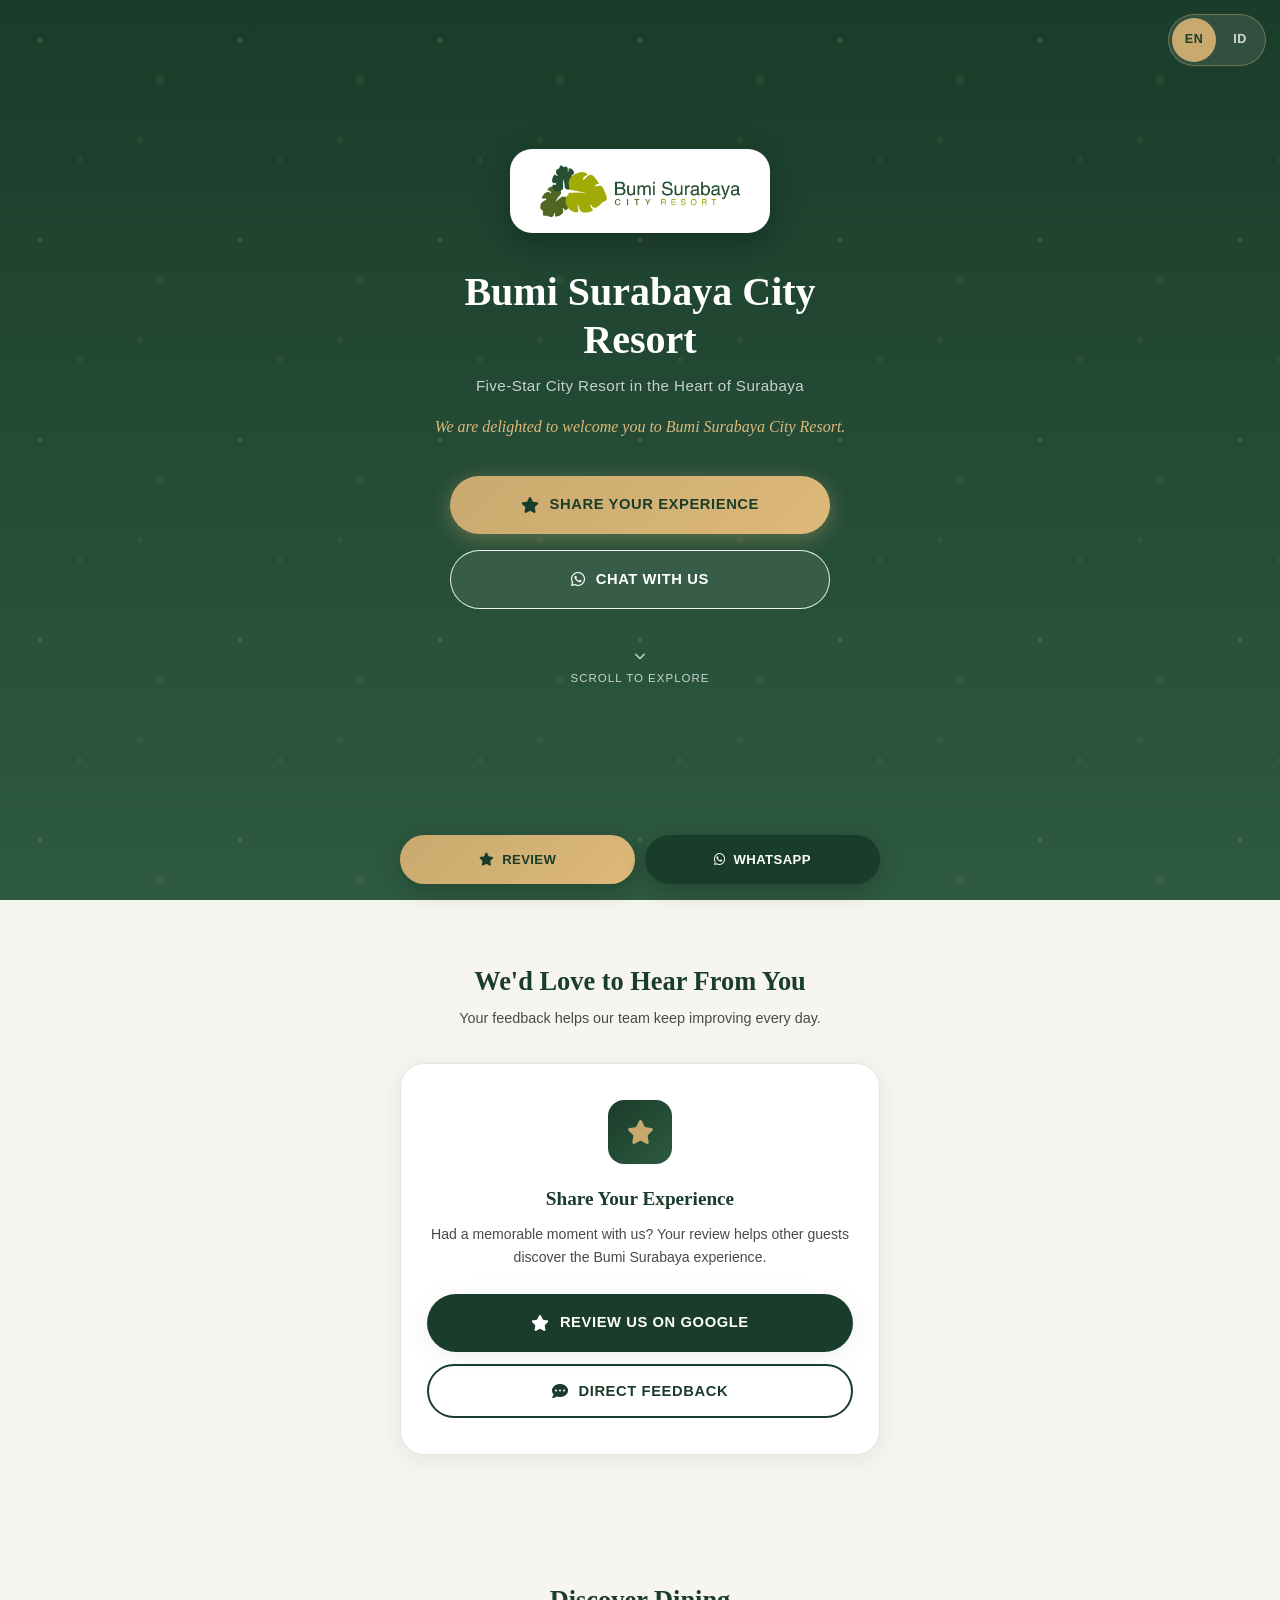
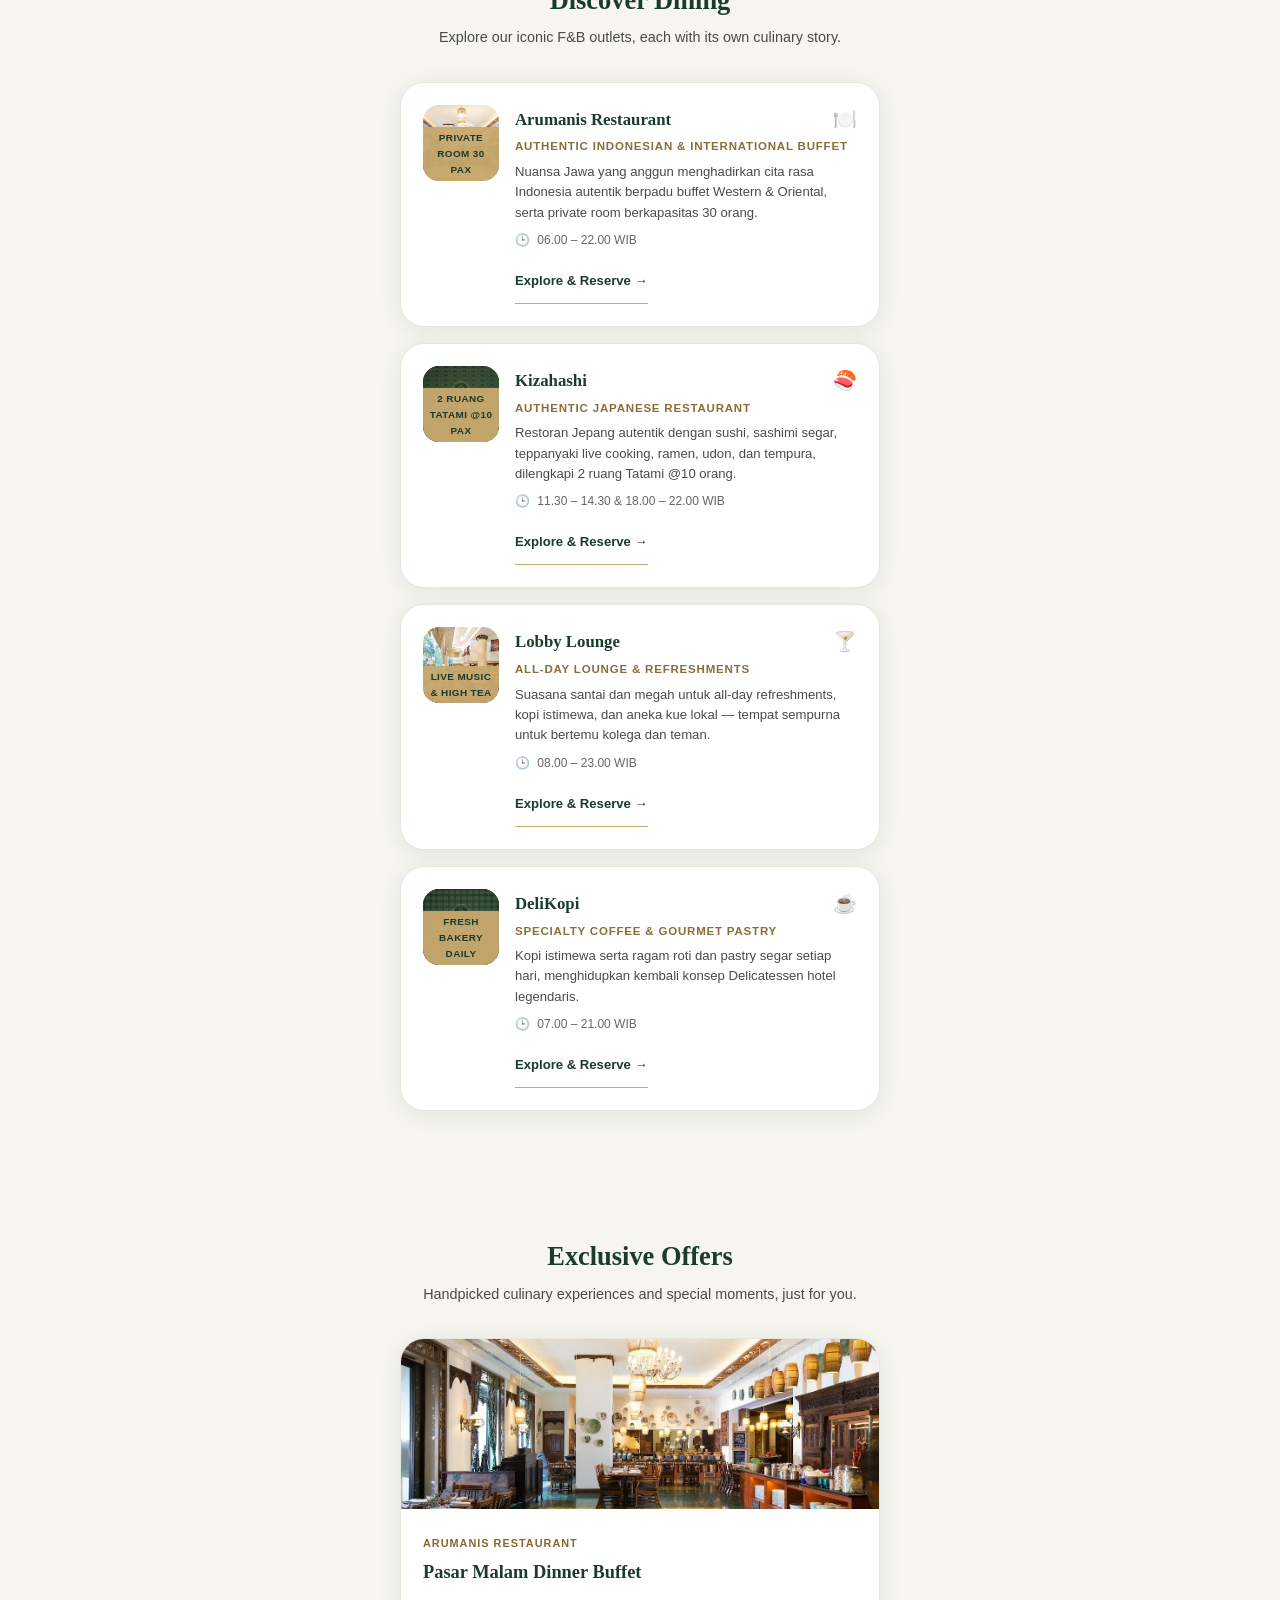
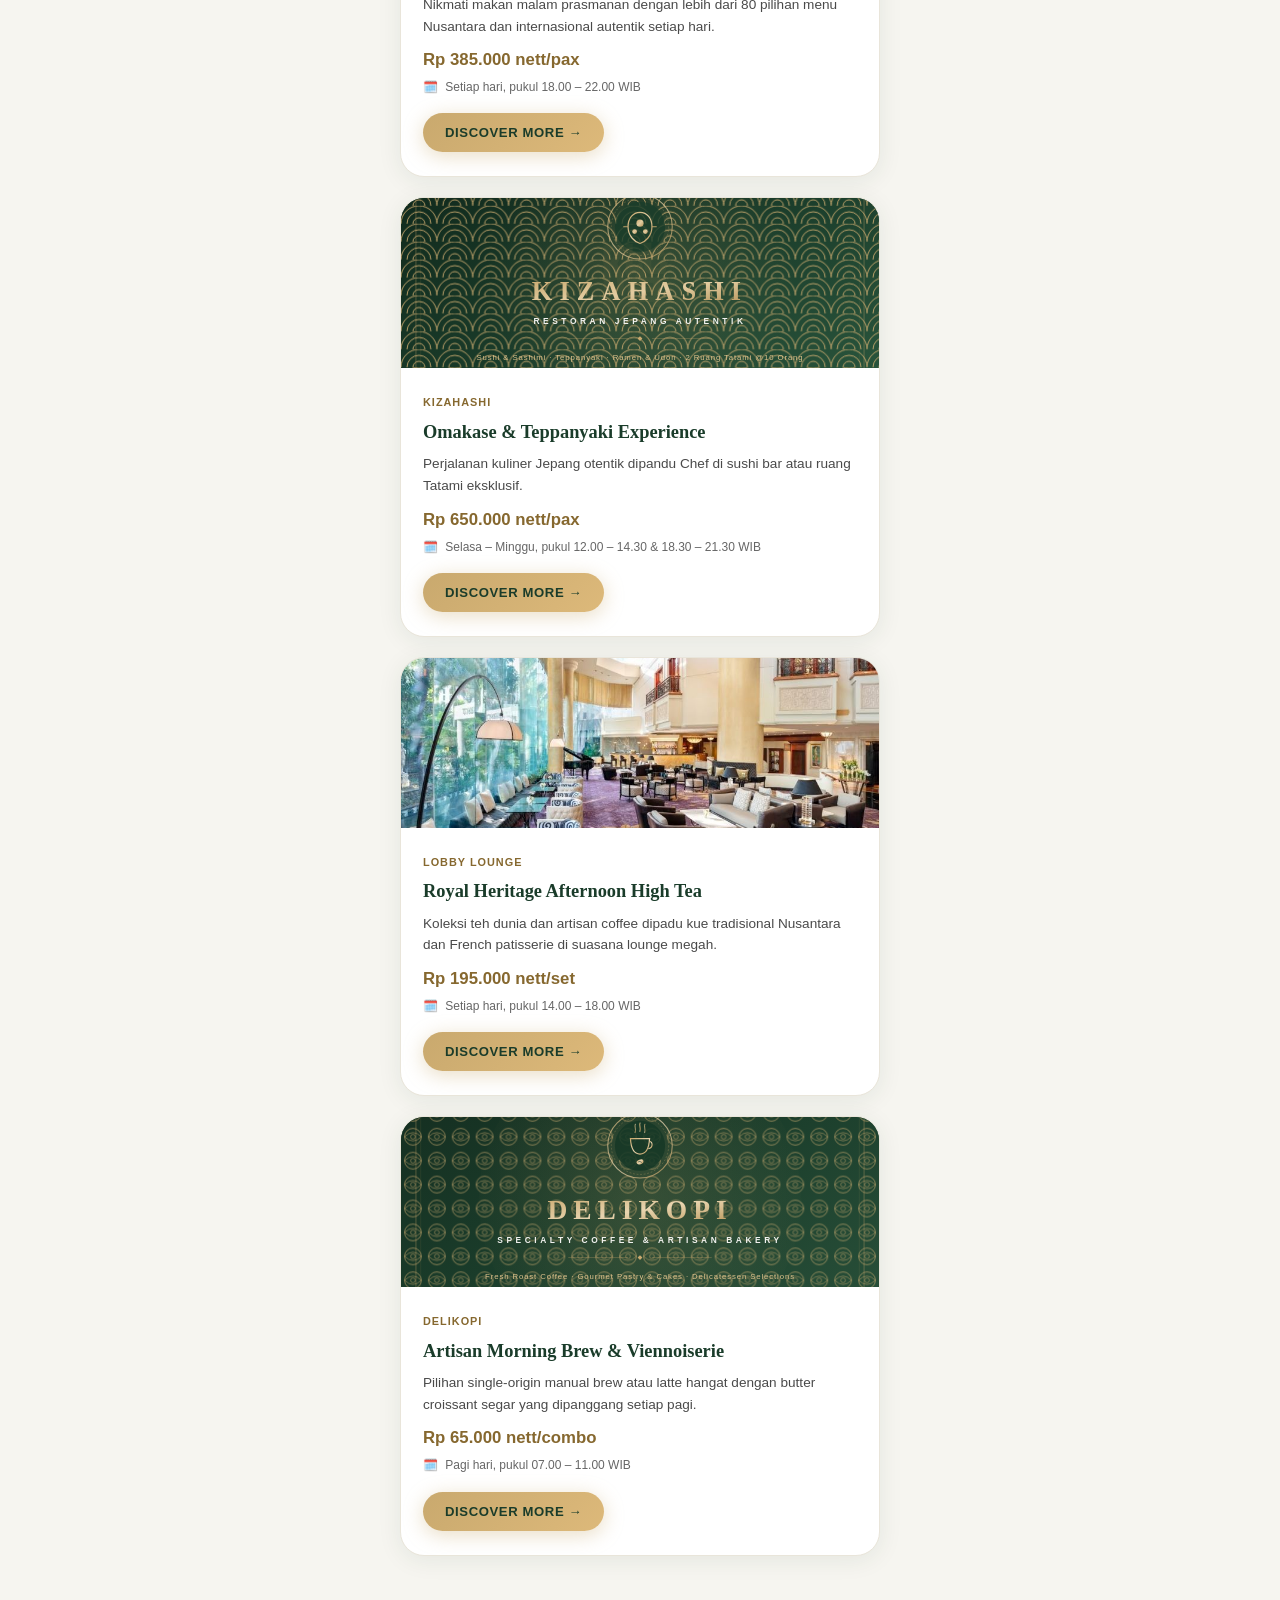
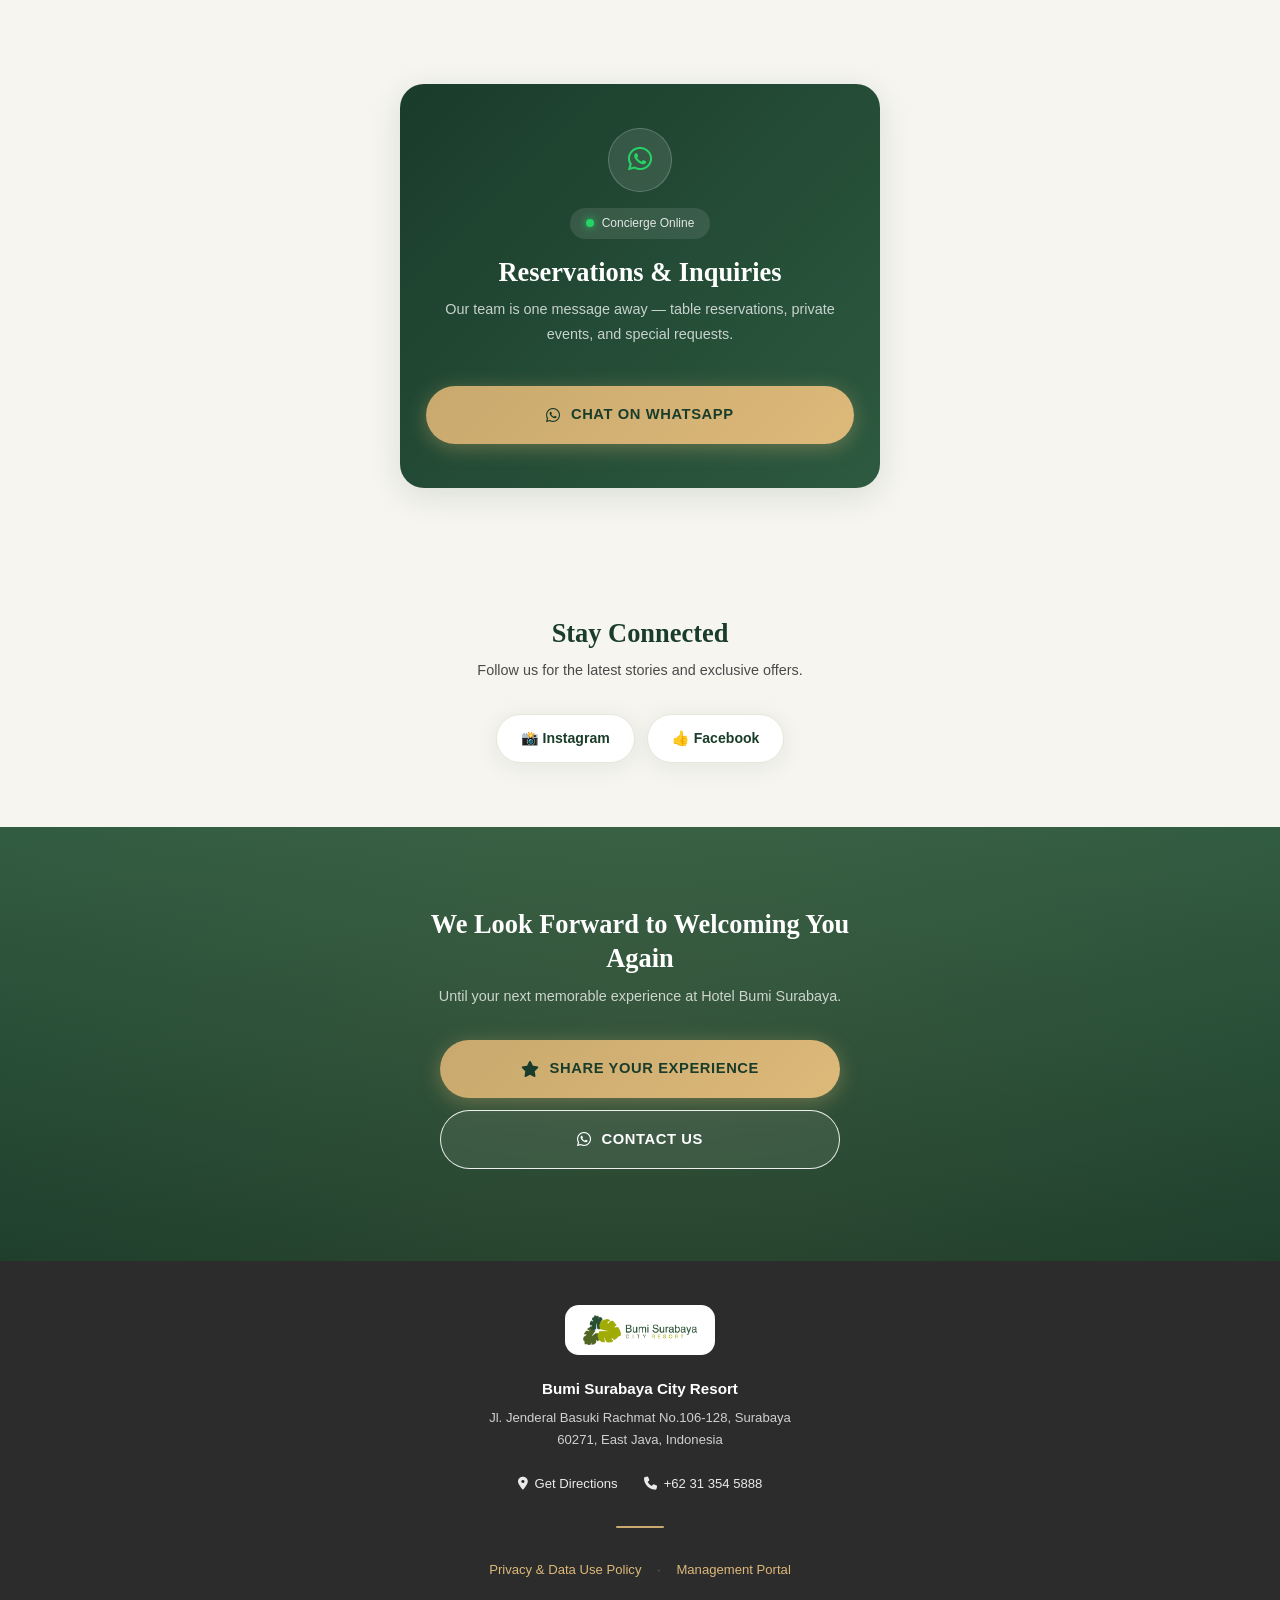
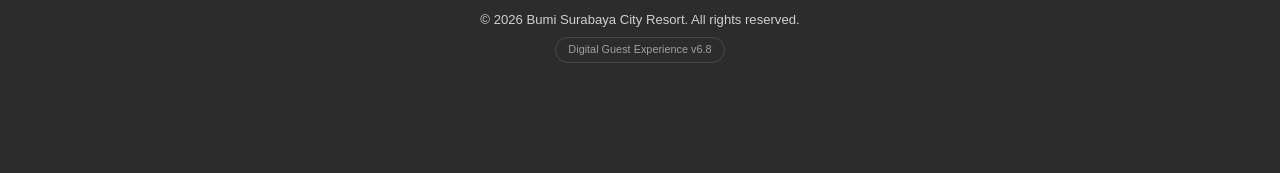
<file: index.html>
<!DOCTYPE html>
<html lang="en">
<head>
  <meta charset="UTF-8">
  <!-- CSP (BUG-22 / FR-V67-07): tanpa inline script; style inline masih
       dipakai atribut style="" sehingga 'unsafe-inline' diizinkan untuk CSS saja. -->
  <meta http-equiv="Content-Security-Policy" content="default-src 'self'; script-src 'self' https://cdn.jsdelivr.net https://cdnjs.cloudflare.com; style-src 'self' 'unsafe-inline' https://fonts.googleapis.com https://cdnjs.cloudflare.com; font-src 'self' https://fonts.gstatic.com https://cdnjs.cloudflare.com data:; img-src 'self' data: https:; connect-src 'self' https://script.google.com https://script.googleusercontent.com; frame-ancestors 'none'; base-uri 'self'; form-action 'self' https://wa.me">
  <meta name="viewport" content="width=device-width, initial-scale=1.0, maximum-scale=5.0">
  <meta name="description" id="bs-meta-desc" content="Welcome to Bumi Surabaya City Resort — a five-star city resort in the heart of Surabaya with lush tropical gardens and legendary culinary destinations.">
  <meta name="robots" content="noindex, nofollow">
  <title>Bumi Surabaya City Resort — Digital Guest Experience</title>

  <!-- Fonts: Playfair Display + Inter -->
  <link rel="preconnect" href="https://fonts.googleapis.com">
  <link rel="preconnect" href="https://fonts.gstatic.com" crossorigin>
  <link href="https://fonts.googleapis.com/css2?family=Playfair+Display:ital,wght@0,400;0,500;0,600;0,700;1,400;1,500&family=Inter:wght@300;400;500;600;700&display=swap" rel="stylesheet">
  <!-- Font Awesome icons -->
  <link rel="stylesheet" href="https://cdnjs.cloudflare.com/ajax/libs/font-awesome/6.5.1/css/all.min.css">

  <!-- Guest-only CSS -->
  <link rel="stylesheet" href="assets/css/guest.css?v=20261119-1120">
  <link rel="stylesheet" href="assets/css/print.css?v=20261119-1120" media="print">

  <!-- Favicon -->
  <link rel="icon" type="image/svg+xml" href="assets/images/favicon.svg">

  <!-- Open Graph / share preview (FR-V67-13) -->
  <meta property="og:title" content="Bumi Surabaya City Resort — Digital Guest Experience">
  <meta property="og:description" content="Five-star hotel in the heart of Surabaya — luxurious stays, lush tropical gardens, and exclusive culinary experiences.">
  <meta property="og:type" content="website">
  <meta property="og:url" content="https://rizqiwidi.github.io/hotelbumi/">
  <meta property="og:image" content="https://rizqiwidi.github.io/hotelbumi/assets/images/logo-hotel.png">
  <meta property="og:image:alt" content="Bumi Surabaya City Resort">
  <meta name="twitter:card" content="summary">
  <!-- PWA (FR-V67-16) -->
  <link rel="manifest" href="manifest.json">
  <meta name="theme-color" content="#1a3c2a">
</head>
<body>

  <!-- FR-V67-13: tanpa JS halaman tidak bisa dirender; beri tahu tamu alih-alih spinner abadi. -->
  <noscript>
    <div style="padding:24px;font-family:Inter,system-ui,sans-serif;background:#1a3c2a;color:#fff;text-align:center;">
      <p style="margin:0 0 8px;font-size:1.05rem;">This page needs JavaScript to display hotel information.</p>
      <p style="margin:0;font-size:0.9rem;opacity:.85;">
        Please enable JavaScript, or contact us at
        <a href="tel:+62313545888" style="color:#ddb97a;">+62 31 354 5888</a>
        or <a href="https://wa.me/628113388523" style="color:#ddb97a;">WhatsApp</a>.
      </p>
    </div>
  </noscript>

  <!-- ═══════════════════════════════════════════════════════
       HONEYPOT (hidden from humans, filled by bots)
  ══════════════════════════════════════════════════════════ -->
  <div class="bs-hp-field" aria-hidden="true">
    <input type="text" id="bs-hp-website" name="website_url_verification" tabindex="-1" autocomplete="off" aria-hidden="true" aria-label="Leave this field empty">
  </div>

  <!-- FR-V67-16: status koneksi (ditampilkan app.js saat offline) -->
  <div id="bs-offline-bar" class="bs-offline-bar" role="status" aria-live="polite" hidden>
    <i class="fas fa-wifi" aria-hidden="true"></i>
    <span id="bs-offline-text">You are offline — some content may be out of date.</span>
  </div>

  <!-- ═══════════════════════════════════════════════════════
       LOADING SCREEN
  ══════════════════════════════════════════════════════════ -->
  <div id="bs-loading" class="bs-loading">
    <div class="bs-loading-box">
      <div class="bs-spinner" role="status" aria-label="Loading..."></div>
      <div id="bs-loading-title" class="bs-loading-text">Bumi Surabaya City Resort</div>
      <div id="bs-loading-sub" class="bs-loading-sub">Preparing your experience…</div>
    </div>
  </div>

  <!-- ═══════════════════════════════════════════════════════
       MAIN CONTENT (hidden until config loads)
  ══════════════════════════════════════════════════════════ -->
  <main id="bs-main" class="bs-hidden">

    <!-- ── HERO SECTION ─────────────────────────────────── -->
    <section class="bs-hero">
      <div class="bs-hero-overlay" aria-hidden="true"></div>

      <!-- FR-V67-14: tamu bisa memilih bahasa sendiri; sebelumnya hanya bisa via ?lang= -->
      <div class="bs-lang-switch" role="group" aria-label="Language / Bahasa">
        <button type="button" class="bs-lang-btn" data-lang="en" aria-pressed="true">EN</button>
        <button type="button" class="bs-lang-btn" data-lang="id" aria-pressed="false">ID</button>
      </div>

      <div class="bs-hero-content">

        <!-- Official Hotel Bumi Surabaya City Resort logo -->
        <div class="bs-logo-container">
          <img id="bs-hero-logo"
               src="assets/images/logo-hotel.png"
               alt="Bumi Surabaya City Resort"
               class="bs-hotel-logo"
               width="230"
               height="76"
               loading="eager">
        </div>

        <!-- Hotel title & subtitle -->
        <h1 id="bs-hotel-name">Bumi Surabaya City Resort</h1>
        <p class="bs-subtitle" id="bs-subtitle">Five-Star City Resort in the Heart of Surabaya</p>

        <!-- Personal greeting -->
        <p class="bs-welcome" id="bs-welcome-msg" role="status" aria-live="polite">
          We are delighted to welcome you to Bumi Surabaya City Resort.
        </p>

        <!-- Primary CTAs -->
        <div class="bs-hero-cta">
          <a id="bs-btn-review"
             href="https://search.google.com/local/writereview?placeid=ChIJl9S7eN771y0Rpp7V9x6GXoU"
             target="_blank"
             rel="noopener noreferrer"
             class="bs-btn bs-btn-gold"
             aria-label="Share your experience on Google">
            <i class="fas fa-star" aria-hidden="true"></i>
            <span>Share Your Experience</span>
          </a>

          <a id="bs-btn-wa"
             href="https://wa.me/628113388523"
             target="_blank"
             rel="noopener noreferrer"
             class="bs-btn bs-btn-outline"
             aria-label="Chat with us on WhatsApp">
            <i class="fab fa-whatsapp" aria-hidden="true"></i>
            <span>Chat with Us</span>
          </a>
        </div>

      </div><!-- .bs-hero-content -->

      <!-- Scroll hint -->
      <div class="bs-scroll-hint" aria-hidden="true">
        <i class="fas fa-chevron-down"></i>
        <span id="bs-scroll-hint-text">Scroll to explore</span>
      </div>
    </section><!-- .bs-hero -->


    <!-- ── GOOGLE REVIEW SECTION ─────────────────────────── -->
    <section id="bs-review-section" class="bs-section" aria-labelledby="bs-review-heading">
      <div class="bs-container">
        <h2 id="bs-review-heading" class="bs-section-title">We'd Love to Hear From You</h2>
        <p id="bs-review-sub" class="bs-section-sub">Your feedback helps our team keep improving every day.</p>

        <div class="bs-card">
          <div class="bs-card-icon" aria-hidden="true"><i class="fas fa-star"></i></div>
          <h3 id="bs-review-card-title">Share Your Experience</h3>
          <p id="bs-review-prompt" class="bs-card-text">
            Had a memorable moment with us? Your review helps other guests discover the Bumi Surabaya experience.
          </p>
          <a id="bs-review-link"
             href="https://search.google.com/local/writereview?placeid=ChIJl9S7eN771y0Rpp7V9x6GXoU"
             target="_blank"
             rel="noopener noreferrer"
             class="bs-btn bs-btn-dark"
             aria-label="Write a review on Google">
            <i class="fas fa-star" aria-hidden="true"></i>
            <span>Review Us on Google</span>
          </a>
          <button id="bs-feedback-toggle"
                  type="button"
                  class="bs-btn bs-btn-outline-dark"
                  aria-expanded="false"
                  aria-controls="bs-feedback-form-wrap">
            <i class="fas fa-comment-dots" aria-hidden="true"></i>
            <span>Direct Feedback</span>
          </button>

          <div id="bs-feedback-form-wrap" class="bs-hidden">
            <form id="bs-feedback-form" novalidate>
              <p id="bs-feedback-rating-label" class="bs-feedback-label">How would you rate your experience?</p>
              <div class="bs-stars" role="radiogroup" aria-label="Your rating">
                <button type="button" class="bs-star" data-value="1" aria-label="1 star" aria-checked="false" role="radio"><i class="fas fa-star" aria-hidden="true"></i></button>
                <button type="button" class="bs-star" data-value="2" aria-label="2 stars" aria-checked="false" role="radio"><i class="fas fa-star" aria-hidden="true"></i></button>
                <button type="button" class="bs-star" data-value="3" aria-label="3 stars" aria-checked="false" role="radio"><i class="fas fa-star" aria-hidden="true"></i></button>
                <button type="button" class="bs-star" data-value="4" aria-label="4 stars" aria-checked="false" role="radio"><i class="fas fa-star" aria-hidden="true"></i></button>
                <button type="button" class="bs-star" data-value="5" aria-label="5 stars" aria-checked="false" role="radio"><i class="fas fa-star" aria-hidden="true"></i></button>
              </div>
              <textarea id="bs-feedback-msg" rows="3" maxlength="500"
                        placeholder="Tell us about your experience..."
                        aria-label="Your feedback message"></textarea>
              <input type="text" id="bs-feedback-name" maxlength="80"
                     placeholder="Your name (optional)" aria-label="Your name (optional)"
                     autocomplete="name">
              <input type="tel" id="bs-feedback-wa" maxlength="20"
                     placeholder="WhatsApp number (optional)" aria-label="WhatsApp number (optional)"
                     autocomplete="tel">
              <button type="submit" id="bs-feedback-submit" class="bs-btn bs-btn-gold">
                <i class="fas fa-paper-plane" aria-hidden="true"></i>
                <span>Send Feedback</span>
              </button>
              <p id="bs-feedback-error" class="bs-form-error bs-hidden" role="alert"></p>
            </form>
            <div id="bs-feedback-thanks" class="bs-hidden" role="status">
              <i class="fas fa-check-circle" aria-hidden="true"></i>
              <p id="bs-feedback-thanks-text">Thank you! Your feedback means a lot to us.</p>
            </div>
          </div>
        </div>
      </div>
    </section>


    <!-- ── OUTLETS SECTION ───────────────────────────────── -->
    <section id="bs-outlets-section" class="bs-section" aria-labelledby="bs-outlets-heading">
      <div class="bs-container">
        <h2 id="bs-outlets-heading" class="bs-section-title">Discover Dining</h2>
        <p id="bs-outlets-sub" class="bs-section-sub">Explore our iconic F&B outlets, each with its own culinary story.</p>

        <div id="bs-outlets-grid" class="bs-outlets-grid" aria-label="Restaurant outlet list">
          <!-- Rendered dynamically by app.js -->
        </div>
      </div>
    </section>


    <!-- ── PROMOTIONS SECTION ────────────────────────────── -->
    <section id="bs-promos-section" class="bs-section" aria-labelledby="bs-promos-heading">
      <div class="bs-container">
        <h2 id="bs-promos-heading" class="bs-section-title">Exclusive Offers</h2>
        <p id="bs-promos-sub" class="bs-section-sub">Handpicked culinary experiences and special moments, just for you.</p>

        <div id="bs-promos-grid" class="bs-promos-grid" aria-label="Promotion list">
          <!-- Rendered dynamically by app.js -->
        </div>
      </div>
    </section>


    <!-- ── WHATSAPP CONCIERGE SECTION ────────────────────── -->
    <section id="bs-wa-section" class="bs-section" aria-labelledby="bs-wa-heading">
      <div class="bs-container">
        <div class="bs-wa-card">
          <div class="bs-wa-icon-wrap" aria-hidden="true"><i class="fab fa-whatsapp"></i></div>
          <div class="bs-wa-status-pill">
            <span class="bs-wa-status-dot"></span>
            <span id="bs-wa-status-text">Concierge Online</span>
          </div>
          <h2 id="bs-wa-heading" class="bs-section-title bs-title-light">Reservations &amp; Inquiries</h2>
          <p id="bs-wa-sub" class="bs-section-sub bs-sub-light">
            Our team is one message away — table reservations, private events, and special requests.
          </p>
          <a id="bs-wa-link"
             href="https://wa.me/628113388523"
             target="_blank"
             rel="noopener noreferrer"
             class="bs-btn bs-btn-gold"
             aria-label="Chat with us on WhatsApp">
            <i class="fab fa-whatsapp" aria-hidden="true"></i>
            <span>Chat on WhatsApp</span>
          </a>
        </div>
      </div>
    </section>


    <!-- ── SOCIAL SECTION ────────────────────────────────── -->
    <section id="bs-social-section" class="bs-section" aria-labelledby="bs-social-heading">
      <div class="bs-container">
        <h2 id="bs-social-heading" class="bs-section-title">Stay Connected</h2>
        <p id="bs-social-sub" class="bs-section-sub">Follow us for the latest stories and exclusive offers.</p>
        <div id="bs-social-links" class="bs-social-links" aria-label="Social media links">
          <!-- Rendered by app.js -->
        </div>
      </div>
    </section>


    <!-- ── FINAL CTA ─────────────────────────────────────── -->
    <section id="bs-final-section" class="bs-final" aria-label="Final call to action">
      <div class="bs-container">
        <h2 id="bs-final-heading" class="bs-section-title bs-title-light">We Look Forward to Welcoming You Again</h2>
        <p id="bs-final-sub" class="bs-section-sub bs-sub-light">Until your next memorable experience at Hotel Bumi Surabaya.</p>
        <div class="bs-final-cta">
          <a id="bs-final-review"
             href="https://search.google.com/local/writereview?placeid=ChIJl9S7eN771y0Rpp7V9x6GXoU"
             target="_blank"
             rel="noopener noreferrer"
             class="bs-btn bs-btn-gold"
             aria-label="Share your experience on Google">
            <i class="fas fa-star" aria-hidden="true"></i>
            <span>Share Your Experience</span>
          </a>
          <a id="bs-final-wa"
             href="https://wa.me/628113388523"
             target="_blank"
             rel="noopener noreferrer"
             class="bs-btn bs-btn-outline"
             aria-label="Contact us on WhatsApp">
            <i class="fab fa-whatsapp" aria-hidden="true"></i>
            <span>Contact Us</span>
          </a>
        </div>
      </div>
    </section>


    <!-- ── FOOTER ────────────────────────────────────────── -->
    <footer class="bs-footer" role="contentinfo">
      <div class="bs-container">
        <div class="bs-footer-brand">
          <img id="bs-footer-logo" src="assets/images/logo-hotel.png" alt="Bumi Surabaya City Resort" class="bs-footer-logo" width="180" height="60" loading="lazy">
          <p class="bs-footer-hotel-name">
            <strong id="bs-hotel-name-footer">Bumi Surabaya City Resort</strong>
          </p>
          <p id="bs-address-footer" class="bs-footer-address">
            Jl. Jenderal Basuki Rachmat No.106-128, Surabaya 60271, East Java, Indonesia
          </p>
          <!-- FR-V67-13: alamat & telepon sebelumnya hanya teks mati. -->
          <p class="bs-footer-contact">
            <a id="bs-footer-map-link" class="bs-footer-contact-link"
               href="https://www.google.com/maps/search/?api=1&amp;query=Bumi+Surabaya+City+Resort"
               target="_blank" rel="noopener noreferrer">
              <i class="fas fa-map-marker-alt" aria-hidden="true"></i><span id="bs-footer-map-text">Get Directions</span>
            </a>
            <a id="bs-footer-tel-link" class="bs-footer-contact-link" href="tel:+62313545888">
              <i class="fas fa-phone" aria-hidden="true"></i><span id="bs-footer-tel-text">+62 31 354 5888</span>
            </a>
          </p>
        </div>

        <div class="bs-footer-divider"></div>

        <div class="bs-footer-links">
          <a href="#" id="bs-privacy-link" class="bs-footer-privacy" aria-haspopup="dialog">
            Privacy &amp; Data Use Policy
          </a>
          <span id="bs-footer-sep" class="bs-footer-sep">·</span>
          <a href="admin/" id="bs-footer-admin-link" class="bs-footer-admin">Management Portal</a>
        </div>

        <p class="bs-footer-copyright">
          <span id="bs-footer-copyright-text">© 2026 Bumi Surabaya City Resort. All rights reserved.</span>
          <br>
          <span id="bs-footer-version-tag" class="bs-version-tag">Digital Guest Experience v6.8</span>
        </p>
      </div>
    </footer>

    <!-- ── FLOATING MOBILE BAR ───────────────────────────── -->
    <aside id="bs-mobile-bar" class="bs-mobile-action-bar" aria-label="Quick actions">
      <a href="https://search.google.com/local/writereview?placeid=ChIJl9S7eN771y0Rpp7V9x6GXoU" target="_blank" rel="noopener" class="bs-mob-btn bs-mob-review" aria-label="Review on Google">
        <i class="fas fa-star" aria-hidden="true"></i><span>Review</span>
      </a>
      <a href="https://wa.me/628113388523" target="_blank" rel="noopener" class="bs-mob-btn bs-mob-wa" aria-label="Chat on WhatsApp">
        <i class="fab fa-whatsapp" aria-hidden="true"></i><span>WhatsApp</span>
      </a>
    </aside>

  </main><!-- #bs-main -->


  <!-- ═══════════════════════════════════════════════════════
       PRIVACY POLICY MODAL
  ══════════════════════════════════════════════════════════ -->
  <div id="bs-privacy-modal"
       class="bs-modal-overlay"
       role="dialog"
       aria-modal="true"
       aria-labelledby="bs-privacy-title"
       aria-hidden="true">
    <div class="bs-modal">
      <button id="bs-privacy-close" class="bs-modal-close" aria-label="Close dialog">✕</button>

      <div id="bs-privacy-badge" class="bs-modal-badge">WORLD-CLASS RESORT PRIVACY STANDARD</div>
      <h2 id="bs-privacy-title" class="bs-modal-title">Guest Privacy &amp; Data Use Policy</h2>

      <div class="bs-modal-body">
        <p class="bs-lead-text">
          <strong id="bs-privacy-lead-bold">Bumi Surabaya City Resort is committed to transparent, secure, and ethical privacy.</strong>
        </p>
        <p id="bs-privacy-lead-sub">
          Your comfort and peace of mind are our absolute priority. We are fully transparent about the data processed when you use this digital service portal.
        </p>

        <div class="bs-privacy-block bs-privacy-negative">
          <div id="bs-privacy-b1-title" class="bs-privacy-block-title">Personal data we NEVER collect:</div>
          <ul id="bs-privacy-b1-list">
            <li>Guest full name or ID/passport identity</li>
            <li>Guest personal phone number (unless you voluntarily contact our concierge via WhatsApp)</li>
            <li>Personal email address</li>
            <li>Credit card numbers, PINs, or banking details</li>
          </ul>
        </div>

        <div class="bs-privacy-block bs-privacy-positive">
          <div id="bs-privacy-b2-title" class="bs-privacy-block-title">Pseudonymous &amp; technical data we process:</div>
          <ul id="bs-privacy-b2-list">
            <li><strong>Pseudonymous identifiers:</strong> random per-session identifiers (<code>session_id</code>) and device identifiers (<code>device_id</code>) stored locally in your browser (localStorage/sessionStorage) for interaction integrity and anti-fraud protection.</li>
            <li><strong>Browser information:</strong> browser type (User-Agent), screen resolution, and server access time.</li>
            <li><strong>Interaction metrics:</strong> active page dwell time, scroll depth, and chosen action buttons (Google reviews, WhatsApp, outlet/promo cards).</li>
            <li><strong>Service access point:</strong> table, F&amp;B outlet, room, or staff service point codes for attribution and internal evaluation.</li>
          </ul>
        </div>

        <div class="bs-privacy-block">
          <div id="bs-privacy-b3-title" class="bs-privacy-block-title">Purpose &amp; data retention:</div>
          <ul id="bs-privacy-b3-list">
            <li><strong>Purpose:</strong> evaluating staff and outlet service quality, preventing metric manipulation (anti-fraud), and improving guest comfort.</li>
            <li><strong>Retention:</strong> raw server event logs are kept for a maximum of <strong>12 months</strong> for quality audits. Monthly performance summaries are kept for up to <strong>24 months</strong>.</li>
            <li><strong>Confidentiality:</strong> evaluation data is never sold or shared with third parties for advertising.</li>
          </ul>
        </div>

        <p id="bs-privacy-subtext" class="bs-privacy-subtext">
          By using this service, you help us build a finer, more transparent, and more trusted five-star hospitality standard together.
        </p>
      </div>

      <div class="bs-modal-footer">
        <button type="button" id="bs-privacy-understand-btn" class="bs-btn bs-btn-gold" aria-label="Close privacy policy">
          I Understand
        </button>
      </div>
    </div>
  </div>

  <!-- ═══════════════════════════════════════════════════════
       WHATSAPP SALES PICKER (REV-04) — Linktree-style
       ══════════════════════════════════════════════════════ -->
  <div id="bs-wa-picker"
       class="bs-modal-overlay"
       role="dialog"
       aria-modal="true"
       aria-labelledby="bs-wa-picker-title"
       aria-hidden="true">
    <div class="bs-modal">
      <button id="bs-wa-picker-close" class="bs-modal-close" aria-label="Close dialog">✕</button>

      <div id="bs-wa-picker-badge" class="bs-modal-badge">CHAT WITH US</div>
      <h2 id="bs-wa-picker-title" class="bs-modal-title">Choose who to chat with</h2>

      <div class="bs-modal-body">
        <p id="bs-wa-picker-sub" class="bs-wa-picker-sub">Our sales team is ready to help you on WhatsApp. Pick a contact below:</p>
        <div id="bs-wa-picker-list" class="bs-wa-sales-list"></div>
      </div>
    </div>
  </div>

  <!-- ═══════════════════════════════════════════════════════
       SCRIPTS — order matters
  ══════════════════════════════════════════════════════════ -->
  <script src="assets/js/config.js?v=20261119-1120"></script>
  <script src="assets/js/guest/fingerprint.js?v=20261119-1120"></script>
  <script src="assets/js/guest/retry-queue.js?v=20261119-1120"></script>
  <script src="assets/js/guest/tracking.js?v=20261119-1120"></script>
  <script src="assets/js/guest/app.js?v=20261119-1120"></script>

  <!-- Honeypot dibaca langsung saat submit oleh app.js/tracking.js;
       skrip inline lama dihapus agar CSP tanpa 'unsafe-inline' (BUG-22). -->

</body>
</html>
</file>
<file: assets/css/guest.css>
/* ═══════════════════════════════════════════════════════════════
   Bumi Surabaya — Digital Guest Experience (guest.css)
   Visual language: Deep Emerald #1a3c2a · Champagne Gold #c9a96e · Warm Ivory #f6f5f0
   Type: Playfair Display (display) · Inter (body)
   ═══════════════════════════════════════════════════════════════ */

:root {
  --deep-green: #1a3c2a;
  --deep-green-light: #2d5a40;
  --champagne-gold: #c9a96e;
  --champagne-gold-light: #ddb97a;
  --ivory: #f6f5f0;
  --ivory-dark: #e9e5da;
  --charcoal: #2c2c2c;
  --charcoal-light: #4a4a4a;
  --white: #ffffff;
  --gold: var(--champagne-gold);
  /* FR-V67-10: champagne gold asli hanya 2.1:1 di atas ivory/putih (gagal WCAG AA).
     Token ini khusus TEKS di latar terang; emas asli tetap untuk border/latar/tombol. */
  --gold-text: #86682f;
  --ink: var(--charcoal);
  --shadow-soft: 0 4px 24px rgba(26, 60, 42, 0.08);
  --shadow-medium: 0 8px 32px rgba(26, 60, 42, 0.12);
  --radius-sm: 12px;
  --radius-md: 16px;
  --radius-lg: 24px;
  --radius-xl: 32px;
}

* { margin: 0; padding: 0; box-sizing: border-box; }

html { scroll-behavior: smooth; }

body {
  font-family: 'Inter', -apple-system, 'Segoe UI', sans-serif;
  background: var(--ivory);
  color: var(--charcoal);
  line-height: 1.6;
  overflow-x: hidden;
  -webkit-font-smoothing: antialiased;
}

.bs-hidden { display: none !important; }

/* Honeypot: never visible to humans */
.bs-hp-field {
  position: absolute !important;
  left: -9999px !important;
  width: 1px; height: 1px;
  overflow: hidden;
  opacity: 0;
  pointer-events: none;
}

/* ── Loading ─────────────────────────────────────────────── */
.bs-loading {
  position: fixed; inset: 0; z-index: 200;
  background: linear-gradient(135deg, var(--deep-green), var(--deep-green-light));
  display: flex; align-items: center; justify-content: center;
}
.bs-loading-box { text-align: center; color: var(--white); padding: 24px; }
.bs-spinner {
  width: 48px; height: 48px; margin: 0 auto 20px;
  border: 3px solid rgba(255,255,255,0.2);
  border-top-color: var(--champagne-gold);
  border-radius: 50%;
  animation: bs-spin 0.9s linear infinite;
}
@keyframes bs-spin { to { transform: rotate(360deg); } }
.bs-loading-text {
  font-family: 'Playfair Display', serif;
  font-size: 1.2rem; color: var(--champagne-gold); margin-bottom: 6px;
}
.bs-loading-sub { font-size: 0.85rem; opacity: 0.7; }

/* ── Hero ────────────────────────────────────────────────── */
.bs-hero {
  position: relative;
  min-height: 100vh;
  min-height: 100svh;
  display: flex; flex-direction: column;
  justify-content: center; align-items: center;
  text-align: center;
  padding: 48px 24px 112px;
  background: linear-gradient(180deg, var(--deep-green) 0%, var(--deep-green-light) 100%);
  overflow: hidden;
}
.bs-offline-bar {
  position: fixed; left: 0; right: 0; bottom: 0; z-index: 60;
  display: flex; align-items: center; justify-content: center; gap: 8px;
  padding: 10px 16px calc(10px + env(safe-area-inset-bottom));
  background: #7a2b1f; color: #fff; font-size: 0.82rem; text-align: center;
}
.bs-offline-bar[hidden] { display: none; }
/* Mobile action bar menutupi banner; geser banner ke atas saat bar tampil. */
body:has(#bs-mobile-bar:not(.bs-hidden)) .bs-offline-bar { bottom: 62px; }
.bs-lang-switch {
  position: absolute; top: calc(14px + env(safe-area-inset-top)); right: 14px;
  z-index: 4; display: flex; gap: 2px;
  padding: 3px; border-radius: 999px;
  background: rgba(255,255,255,0.1);
  border: 1px solid rgba(201,169,110,0.4);
  -webkit-backdrop-filter: blur(6px); backdrop-filter: blur(6px);
}
.bs-lang-btn {
  min-width: 44px; min-height: 44px; padding: 0 12px;
  border: 0; border-radius: 999px; cursor: pointer;
  background: transparent; color: rgba(255,255,255,0.8);
  font: inherit; font-size: 0.78rem; font-weight: 600; letter-spacing: 0.5px;
}
.bs-lang-btn[aria-pressed="true"] { background: var(--champagne-gold); color: var(--deep-green); }
.bs-hero-overlay {
  position: absolute; inset: 0;
  background: url('data:image/svg+xml,<svg xmlns="http://www.w3.org/2000/svg" viewBox="0 0 100 100"><circle cx="20" cy="20" r="1.5" fill="rgba(201,169,110,0.15)"/><circle cx="80" cy="40" r="2" fill="rgba(201,169,110,0.1)"/><circle cx="40" cy="80" r="1" fill="rgba(201,169,110,0.12)"/><circle cx="70" cy="70" r="1.5" fill="rgba(201,169,110,0.08)"/></svg>');
  background-size: 200px 200px;
  pointer-events: none;
}
.bs-hero-content { position: relative; z-index: 2; max-width: 440px; width: 100%; }

.bs-logo-container {
  display: inline-block;
  background: var(--white);
  border-radius: 22px;
  padding: 16px 30px;
  margin-bottom: 28px;
  box-shadow: 0 10px 32px rgba(0,0,0,0.28);
}
.bs-hotel-logo {
  display: block;
  max-width: 200px; height: auto;
}

.bs-staff-badge {
  display: inline-flex; align-items: center; gap: 8px;
  background: rgba(201,169,110,0.15);
  border: 1px solid rgba(201,169,110,0.45);
  color: var(--champagne-gold-light);
  font-size: 0.82rem; font-weight: 500;
  padding: 8px 18px; border-radius: 999px;
  margin-bottom: 20px;
}
.bs-dot {
  width: 8px; height: 8px; border-radius: 50%;
  background: var(--champagne-gold);
  box-shadow: 0 0 8px var(--champagne-gold);
  animation: bs-pulse 2s infinite;
}
@keyframes bs-pulse {
  0%, 100% { opacity: 1; }
  50% { opacity: 0.4; }
}

.bs-hero h1 {
  font-family: 'Playfair Display', serif;
  font-size: 2.1rem; font-weight: 600;
  color: var(--white); line-height: 1.2;
  margin-bottom: 10px;
}
.bs-subtitle {
  font-size: 0.95rem; font-weight: 300;
  color: rgba(255,255,255,0.75);
  margin-bottom: 14px;
  letter-spacing: 0.4px;
}
.bs-welcome {
  font-family: 'Playfair Display', serif;
  font-style: italic;
  font-size: 1rem;
  color: var(--champagne-gold-light);
  margin-bottom: 36px;
  line-height: 1.7;
}

.bs-hero-cta { display: flex; flex-direction: column; gap: 4px; }

/* ── Buttons ─────────────────────────────────────────────── */
.bs-btn {
  display: inline-flex; align-items: center; justify-content: center;
  gap: 10px;
  width: 100%;
  padding: 17px 28px;
  border-radius: var(--radius-xl);
  font-family: 'Inter', sans-serif;
  font-size: 0.92rem; font-weight: 600;
  letter-spacing: 0.6px;
  text-decoration: none; border: none; cursor: pointer;
  transition: transform 0.25s ease, box-shadow 0.25s ease, background 0.25s ease;
  margin-bottom: 12px;
  text-transform: uppercase;
}
.bs-btn i { font-size: 1rem; }
.bs-btn-gold {
  background: linear-gradient(135deg, var(--champagne-gold), var(--champagne-gold-light));
  color: var(--deep-green);
  box-shadow: 0 4px 20px rgba(201,169,110,0.4);
}
.bs-btn-gold:hover { transform: translateY(-2px); box-shadow: 0 8px 30px rgba(201,169,110,0.5); }
.bs-btn-outline {
  background: rgba(255,255,255,0.08);
  color: var(--white);
  border: 1.5px solid rgba(255,255,255,0.9);
  backdrop-filter: blur(10px);
  -webkit-backdrop-filter: blur(10px);
}
.bs-btn-outline:hover { background: rgba(255,255,255,0.15); border-color: #ffffff; }
.bs-btn-dark {
  background: var(--deep-green); color: var(--white);
  box-shadow: var(--shadow-soft);
}
.bs-btn-dark:hover { background: var(--deep-green-light); transform: translateY(-2px); }
.bs-btn-sm { padding: 12px 22px; font-size: 0.82rem; width: auto; }
.bs-btn-outline-dark {
  background: transparent; color: var(--deep-green);
  border: 2px solid var(--deep-green);
  margin-top: 12px;
}
.bs-btn-outline-dark:hover { background: rgba(26,60,42,0.06); transform: translateY(-2px); }

/* ── Direct Feedback form (REV-02) ── */
#bs-feedback-form-wrap { margin-top: 20px; text-align: left; }
#bs-feedback-form-wrap .bs-hidden { display: none !important; }
.bs-feedback-label {
  font-size: 0.9rem; font-weight: 600; color: var(--deep-green);
  margin: 0 0 10px;
}
.bs-stars { display: flex; gap: 8px; margin-bottom: 14px; }
.bs-star {
  /* FR-V67-11: 44x44px minimum tap target */
  background: none; border: none; cursor: pointer;
  min-width: 44px; min-height: 44px; padding: 4px;
  font-size: 1.7rem; color: #d8d4c8; transition: color 0.15s, transform 0.15s;
}
.bs-star:hover { transform: scale(1.15); }
.bs-star.active { color: var(--gold); }
.bs-star:focus-visible { outline: 2px solid var(--gold); outline-offset: 2px; border-radius: 6px; }
#bs-feedback-form textarea,
#bs-feedback-form input[type="text"],
#bs-feedback-form input[type="tel"] {
  width: 100%; box-sizing: border-box;
  border: 1.5px solid #e2ded2; border-radius: 12px;
  padding: 12px 14px; font-size: 0.92rem; font-family: inherit;
  margin-bottom: 12px; background: var(--white); color: var(--ink);
}
#bs-feedback-form textarea:focus,
#bs-feedback-form input:focus {
  outline: none; border-color: var(--gold);
  box-shadow: 0 0 0 3px rgba(201,169,110,0.2);
}
#bs-feedback-form textarea { resize: vertical; min-height: 84px; }
.bs-form-error {
  color: #b3261e; font-size: 0.85rem; margin: 10px 0 0; font-weight: 600;
}
#bs-feedback-thanks { text-align: center; padding: 18px 8px 6px; }
#bs-feedback-thanks .fa-check-circle { font-size: 2.6rem; color: var(--deep-green); margin-bottom: 10px; }
#bs-feedback-thanks p { font-size: 1rem; color: var(--deep-green); font-weight: 600; margin: 0; }

.bs-scroll-hint {
  margin: 30px auto 0;
  color: rgba(255,255,255,0.75);
  font-size: 0.72rem; letter-spacing: 1px;
  display: flex; flex-direction: column; align-items: center; gap: 6px;
  animation: bs-bounce-y 2s infinite;
  text-transform: uppercase;
}
@keyframes bs-bounce-y {
  0%, 100% { transform: translateY(0); }
  50% { transform: translateY(-8px); }
}

/* ── Sections ────────────────────────────────────────────── */
.bs-section { padding: 64px 24px; }
.bs-container { max-width: 480px; margin: 0 auto; }
.bs-section-title {
  font-family: 'Playfair Display', serif;
  font-size: 1.65rem; font-weight: 600;
  color: var(--deep-green);
  margin-bottom: 8px; text-align: center;
  line-height: 1.3;
}
.bs-section-sub {
  text-align: center;
  color: var(--charcoal-light);
  font-size: 0.9rem; margin-bottom: 32px; line-height: 1.7;
}
.bs-title-light { color: var(--white); }
.bs-sub-light { color: rgba(255,255,255,0.75); }

/* ── Cards ───────────────────────────────────────────────── */
.bs-card {
  background: var(--white);
  border-radius: var(--radius-lg);
  padding: 36px 26px;
  box-shadow: var(--shadow-soft);
  text-align: center;
  border: 1px solid var(--ivory-dark);
}
.bs-card-icon {
  width: 64px; height: 64px;
  background: linear-gradient(135deg, var(--deep-green), var(--deep-green-light));
  border-radius: var(--radius-md);
  display: flex; align-items: center; justify-content: center;
  margin: 0 auto 20px;
  font-size: 1.5rem; color: var(--champagne-gold);
}
.bs-card h3 {
  font-family: 'Playfair Display', serif;
  font-size: 1.2rem; color: var(--deep-green);
  margin-bottom: 8px;
}
.bs-card-text {
  font-size: 0.88rem; color: var(--charcoal-light);
  margin-bottom: 24px; line-height: 1.7;
}
.bs-card .bs-btn { margin-bottom: 0; }

/* ── Outlets ─────────────────────────────────────────────── */
.bs-outlets-grid { display: flex; flex-direction: column; gap: 16px; }
.bs-outlet-card {
  background: var(--white);
  border-radius: var(--radius-lg);
  padding: 22px;
  box-shadow: var(--shadow-soft);
  border: 1px solid var(--ivory-dark);
  display: flex; gap: 16px; align-items: flex-start;
  transition: transform 0.3s ease, box-shadow 0.3s ease;
}
.bs-outlet-card:hover { transform: translateX(4px); box-shadow: var(--shadow-medium); }
.bs-outlet-img-wrap {
  width: 76px; height: 76px; flex-shrink: 0;
  border-radius: var(--radius-md);
  overflow: hidden; position: relative;
  background: linear-gradient(135deg, var(--deep-green), var(--deep-green-light));
  display: flex; align-items: center; justify-content: center;
}
.bs-outlet-img-wrap img { width: 100%; height: 100%; object-fit: cover; }
.bs-outlet-img-placeholder {
  color: var(--champagne-gold); font-size: 1.8rem;
  width: 100%; height: 100%;
  display: flex; align-items: center; justify-content: center;
}
.bs-outlet-badge {
  position: absolute; bottom: 0; left: 0; right: 0;
  background: rgba(201,169,110,0.95);
  color: var(--deep-green);
  font-size: 0.62rem; font-weight: 700;
  text-align: center; padding: 3px 4px;
  text-transform: uppercase; letter-spacing: 0.4px;
}
.bs-outlet-content { flex: 1; min-width: 0; }
.bs-outlet-header-row {
  display: flex; align-items: center; justify-content: space-between; gap: 8px;
}
.bs-outlet-name {
  font-family: 'Playfair Display', serif;
  font-size: 1.05rem; color: var(--deep-green);
}
.bs-outlet-icon-inline { font-size: 1.2rem; }
.bs-outlet-type {
  font-size: 0.72rem; font-weight: 600;
  /* FR-V67-10: emas asli hanya 2.2:1 di atas putih; varian gelap ≈4.6:1 */
  color: #8a6d3b;
  text-transform: uppercase; letter-spacing: 0.8px;
  margin: 2px 0 6px;
}
.bs-outlet-desc { font-size: 0.82rem; color: var(--charcoal-light); line-height: 1.55; margin-bottom: 8px; }
.bs-outlet-hours { font-size: 0.75rem; color: #666; margin-bottom: 10px; }
.bs-outlet-hours .bs-time-icon { margin-right: 4px; }
.bs-outlet-footer { margin-top: 4px; }
.bs-outlet-action-btn {
  display: inline-flex; align-items: center; gap: 6px;
  font-size: 0.82rem; font-weight: 600;
  color: var(--deep-green);
  text-decoration: none;
  background: none; border-top: none; border-left: none; border-right: none;
  font-family: inherit; cursor: pointer; text-align: left;
  border-bottom: 1.5px solid var(--champagne-gold);
  min-height: 44px; padding-bottom: 2px; /* FR-V67-11 tap target */
  transition: color 0.2s ease;
}
.bs-outlet-action-btn:hover { color: var(--gold-text); }

/* ── Promotions ──────────────────────────────────────────── */
.bs-promos-grid { display: flex; flex-direction: column; gap: 20px; }
.bs-promo-card {
  background: var(--white);
  border-radius: var(--radius-lg);
  overflow: hidden;
  box-shadow: var(--shadow-soft);
  border: 1px solid var(--ivory-dark);
  transition: transform 0.3s ease, box-shadow 0.3s ease;
}
.bs-promo-card:hover { transform: translateY(-4px); box-shadow: var(--shadow-medium); }
.bs-promo-img-wrap {
  width: 100%; height: 170px;
  background: linear-gradient(135deg, var(--deep-green), var(--deep-green-light));
  display: flex; align-items: center; justify-content: center;
  overflow: hidden; position: relative;
}
.bs-promo-img-wrap img { width: 100%; height: 100%; object-fit: cover; }
.bs-promo-img-placeholder[hidden],
.bs-outlet-img-placeholder[hidden] { display: none; }
.bs-promo-img-placeholder {
  color: var(--champagne-gold);
  font-family: 'Playfair Display', serif;
  font-size: 1.4rem;
  width: 100%; height: 100%;
  display: flex; align-items: center; justify-content: center;
  padding: 20px; text-align: center;
}
.bs-promo-body { padding: 20px 22px 24px; }
.bs-promo-badge {
  display: inline-block;
  font-size: 0.68rem; font-weight: 700;
  color: var(--gold-text);
  text-transform: uppercase; letter-spacing: 1px;
  margin-bottom: 6px;
}
.bs-promo-name {
  font-family: 'Playfair Display', serif;
  font-size: 1.15rem; color: var(--deep-green);
  margin-bottom: 6px;
}
.bs-promo-desc { font-size: 0.85rem; color: var(--charcoal-light); margin-bottom: 10px; line-height: 1.6; }
.bs-promo-price {
  font-size: 1.05rem; font-weight: 700;
  color: var(--gold-text); margin-bottom: 4px;
}
.bs-promo-period { font-size: 0.75rem; color: #666; margin-bottom: 16px; }
.bs-promo-period .bs-period-icon { margin-right: 4px; }
.bs-promo-footer .bs-btn { margin-bottom: 0; }

/* ── WhatsApp concierge card ─────────────────────────────── */
.bs-wa-card {
  background: linear-gradient(135deg, var(--deep-green), var(--deep-green-light));
  border-radius: var(--radius-lg);
  padding: 44px 26px;
  text-align: center;
  color: var(--white);
  box-shadow: var(--shadow-medium);
  position: relative; overflow: hidden;
}
.bs-wa-icon-wrap {
  width: 64px; height: 64px; margin: 0 auto 16px;
  background: rgba(255,255,255,0.1);
  border: 1.5px solid rgba(255,255,255,0.2);
  border-radius: 50%;
  display: flex; align-items: center; justify-content: center;
  font-size: 1.7rem; color: #25d366;
}
.bs-wa-status-pill {
  display: inline-flex; align-items: center; gap: 8px;
  background: rgba(255,255,255,0.1);
  border-radius: 999px;
  padding: 6px 16px;
  font-size: 0.75rem; font-weight: 500;
  color: rgba(255,255,255,0.85);
  margin-bottom: 16px;
}
.bs-wa-status-dot {
  width: 8px; height: 8px; border-radius: 50%;
  background: #25d366;
  box-shadow: 0 0 8px #25d366;
  animation: bs-pulse 2s infinite;
}
.bs-wa-card .bs-btn { margin-bottom: 0; margin-top: 8px; }

/* ── Social ──────────────────────────────────────────────── */
.bs-social-links {
  display: flex; gap: 12px; justify-content: center; flex-wrap: wrap;
}
.bs-social-link {
  display: inline-flex; align-items: center; gap: 8px;
  background: var(--white);
  border: 1px solid var(--ivory-dark);
  border-radius: 999px;
  padding: 12px 24px;
  font-size: 0.88rem; font-weight: 600;
  color: var(--deep-green);
  text-decoration: none;
  box-shadow: var(--shadow-soft);
  transition: transform 0.25s ease, box-shadow 0.25s ease;
}
.bs-social-link:hover { transform: translateY(-2px); box-shadow: var(--shadow-medium); }

/* ── Final CTA ───────────────────────────────────────────── */
.bs-final {
  background: linear-gradient(180deg, var(--deep-green-light) 0%, var(--deep-green) 100%);
  padding: 80px 24px;
  text-align: center;
  color: var(--white);
  position: relative; overflow: hidden;
}
.bs-final::before {
  content: '';
  position: absolute; top: -50%; left: -50%;
  width: 200%; height: 200%;
  background: radial-gradient(circle, rgba(201,169,110,0.1) 0%, transparent 70%);
  pointer-events: none;
}
.bs-final .bs-container { position: relative; }
.bs-final-cta { max-width: 400px; margin: 8px auto 0; }

/* ── Footer ──────────────────────────────────────────────── */
.bs-footer {
  background: var(--charcoal);
  color: rgba(255,255,255,0.78);
  padding: 44px 24px 110px;
  text-align: center;
  font-size: 0.82rem;
}
.bs-footer-logo {
  max-width: 150px; height: auto;
  background: var(--white);
  border-radius: 14px;
  padding: 10px 18px;
  margin-bottom: 16px;
}
.bs-footer-hotel-name { color: var(--white); font-size: 0.95rem; margin-bottom: 6px; }
.bs-footer-address { max-width: 340px; margin: 0 auto 4px; line-height: 1.7; }
.bs-footer-contact { display: flex; flex-wrap: wrap; gap: 6px 18px; justify-content: center; margin: 10px 0 0; }
.bs-footer-contact-link {
  display: inline-flex; align-items: center; gap: 7px;
  min-height: 44px; padding: 0 4px;
  color: rgba(255,255,255,0.9); text-decoration: none;
  border-bottom: 1px solid transparent;
}
.bs-footer-contact-link:hover,
.bs-footer-contact-link:focus-visible { color: var(--champagne-gold-light); border-bottom-color: currentColor; }
.bs-footer-divider {
  width: 48px; height: 2px;
  background: var(--champagne-gold);
  margin: 20px auto;
  border-radius: 2px;
}
.bs-footer-links { margin-bottom: 16px; }
.bs-footer-links a {
  color: var(--champagne-gold-light); text-decoration: none;
  display: inline-flex; align-items: center; min-height: 44px; padding: 0 4px; /* FR-V67-11 tap target */
}
.bs-footer-links a:hover { text-decoration: underline; }
.bs-footer-sep { margin: 0 8px; opacity: 0.4; }
.bs-footer-copyright { line-height: 1.8; }
.bs-version-tag {
  display: inline-block;
  font-size: 0.68rem;
  border: 1px solid rgba(255,255,255,0.2);
  border-radius: 999px;
  padding: 2px 12px; margin-top: 6px;
  opacity: 0.7;
}

/* ── Floating mobile action bar ──────────────────────────── */
.bs-mobile-action-bar {
  position: fixed;
  /* FR-V67-11: hindari home indicator iOS */
  bottom: calc(16px + env(safe-area-inset-bottom));
  left: calc(16px + env(safe-area-inset-left));
  right: calc(16px + env(safe-area-inset-right));
  z-index: 100;
  display: flex; gap: 10px;
  max-width: 480px; margin: 0 auto;
}
.bs-mob-btn {
  flex: 1;
  display: inline-flex; align-items: center; justify-content: center; gap: 8px;
  padding: 14px 12px;
  border-radius: var(--radius-xl);
  font-size: 0.82rem; font-weight: 700;
  text-decoration: none;
  letter-spacing: 0.4px;
  box-shadow: 0 6px 24px rgba(0,0,0,0.22);
  transition: transform 0.2s ease;
  text-transform: uppercase;
}
.bs-mob-btn:active { transform: scale(0.97); }
.bs-mob-review {
  background: linear-gradient(135deg, var(--champagne-gold), var(--champagne-gold-light));
  color: var(--deep-green);
}
.bs-mob-wa { background: var(--deep-green); color: var(--white); }

/* ── Privacy modal ───────────────────────────────────────── */
.bs-modal-overlay {
  position: fixed; inset: 0; z-index: 300;
  background: rgba(26, 60, 42, 0.55);
  backdrop-filter: blur(6px);
  -webkit-backdrop-filter: blur(6px);
  display: flex; align-items: flex-end; justify-content: center;
  opacity: 0; pointer-events: none;
  transition: opacity 0.3s ease;
}
.bs-modal-overlay:not([aria-hidden="true"]) { opacity: 1; pointer-events: auto; }
.bs-modal {
  background: var(--white);
  border-radius: var(--radius-lg) var(--radius-lg) 0 0;
  max-width: 560px; width: 100%;
  max-height: 88vh; overflow-y: auto;
  padding: 36px 28px calc(28px + env(safe-area-inset-bottom));
  position: relative;
  transform: translateY(24px);
  transition: transform 0.3s ease;
}
.bs-modal-overlay:not([aria-hidden="true"]) .bs-modal { transform: translateY(0); }
.bs-modal-close {
  position: absolute; top: 16px; right: 16px;
  width: 44px; height: 44px;
  border-radius: 50%; border: none;
  background: var(--ivory);
  color: var(--charcoal);
  font-size: 1rem; cursor: pointer;
}
.bs-modal-badge {
  display: inline-block;
  font-size: 0.68rem; font-weight: 700;
  letter-spacing: 1.2px;
  color: var(--gold-text);
  text-transform: uppercase;
  margin-bottom: 10px;
}
.bs-modal-title {
  font-family: 'Playfair Display', serif;
  font-size: 1.35rem; color: var(--deep-green);
  margin-bottom: 18px; line-height: 1.35;
}
.bs-modal-body { font-size: 0.88rem; color: var(--charcoal-light); line-height: 1.7; }
.bs-modal-body p { margin-bottom: 14px; }
.bs-lead-text { color: var(--charcoal); }
.bs-privacy-block {
  background: var(--ivory);
  border-radius: var(--radius-sm);
  padding: 18px;
  margin-bottom: 14px;
}
.bs-privacy-block-title { font-weight: 700; color: var(--deep-green); margin-bottom: 8px; font-size: 0.85rem; }
.bs-privacy-block ul { padding-left: 20px; }
.bs-privacy-block li { margin-bottom: 6px; }
.bs-privacy-block code {
  background: rgba(26,60,42,0.08);
  padding: 1px 6px; border-radius: 4px;
  font-size: 0.8rem;
}
.bs-privacy-subtext { font-size: 0.82rem; opacity: 0.85; }
.bs-modal-footer { margin-top: 20px; }
.bs-modal-footer .bs-btn { margin-bottom: 0; }

/* ── WA sales picker (REV-04, Linktree-style) ─────────────────────────── */
.bs-wa-picker-sub { margin-bottom: 16px; }
.bs-wa-sales-list { display: flex; flex-direction: column; gap: 10px; }
.bs-wa-sales-row {
  display: flex; align-items: center; justify-content: space-between; gap: 12px;
  background: var(--ivory); border-radius: var(--radius-sm);
  padding: 14px 16px; text-decoration: none;
  transition: transform 0.15s ease, box-shadow 0.15s ease;
}
.bs-wa-sales-row:hover { transform: translateY(-1px); box-shadow: var(--shadow-soft); }
.bs-wa-sales-info { display: flex; align-items: center; gap: 12px; min-width: 0; }
.bs-wa-sales-avatar {
  flex: none; width: 44px; height: 44px; border-radius: 50%;
  background: var(--deep-green); color: var(--champagne-gold);
  display: flex; align-items: center; justify-content: center;
  font-size: 1.1rem;
}
.bs-wa-sales-name { font-weight: 700; color: var(--deep-green); font-size: 0.95rem; }
.bs-wa-sales-role { font-size: 0.75rem; color: var(--charcoal-light); letter-spacing: 0.4px; text-transform: uppercase; }
.bs-wa-sales-cta {
  flex: none; display: inline-flex; align-items: center; gap: 8px;
  background: var(--deep-green); color: var(--white);
  font-weight: 700; font-size: 0.85rem;
  padding: 10px 18px; border-radius: 999px; text-decoration: none;
  min-height: 44px; /* FR-V67-11 tap target */
}
.bs-wa-sales-cta i { color: var(--champagne-gold); }
.bs-wa-picker-empty { text-align: center; padding: 8px 4px; }
.bs-wa-picker-empty p { margin-bottom: 16px; }

/* ── Draft preview banner (injected by app.js) ───────────── */
#bs-draft-preview-banner {
  position: sticky; top: 0; z-index: 150;
  background: var(--champagne-gold);
  color: var(--deep-green);
  text-align: center;
  font-size: 0.8rem; font-weight: 600;
  padding: 10px 16px;
}

/* ── Responsive ──────────────────────────────────────────── */
@media (min-width: 560px) {
  .bs-hero h1 { font-size: 2.5rem; }
  .bs-hero-cta { max-width: 380px; margin: 0 auto; }
}

@media (max-width: 380px) {
  .bs-hero h1 { font-size: 1.75rem; }
  .bs-section { padding: 52px 18px; }
  .bs-card { padding: 28px 20px; }
}

/* ── Reduced motion ──────────────────────────────────────── */
@media (prefers-reduced-motion: reduce) {
  html { scroll-behavior: auto; }
  *, *::before, *::after {
    animation-duration: 0.01ms !important;
    animation-iteration-count: 1 !important;
    transition-duration: 0.01ms !important;
  }
  .bs-hero-overlay { display: none; }
}
</file>
<file: assets/css/print.css>
/* ============================================================
   BUMI SURABAYA — PRINT CSS v6.3
   Styling cetak stiker meja, QR tent card, kartu individual, dan print massal
   ============================================================ */

@media print {
  body {
    background: #fff !important;
    color: #000 !important;
  }

  /* Sembunyikan elemen non-cetak dari tampilan tamu & admin */
  .no-print, 
  .bs-top-bar, .bs-hero, .bs-review-section, .bs-promos-section,
  .bs-wa-section, .bs-social-section, .bs-footer, .bs-mobile-action-bar,
  .adm-sidebar, .adm-topbar, .adm-health-bar, .adm-card-header, .adm-login-screen,
  .adm-toast, .adm-modal-overlay, nav, header, aside {
    display: none !important;
  }

  /* Mode Cetak Kartu Tunggal dari Tab NFC (FR-P1-05) */
  body.print-single-qr #tab-nfc .adm-form-group:not(#adm-single-qr-print-group),
  body.print-single-qr #tab-nfc .adm-alert,
  body.print-single-qr #tab-nfc .adm-nfc-status,
  body.print-single-qr #tab-nfc #adm-print-qr-btn,
  body.print-single-qr #tab-nfc label {
    display: none !important;
  }
  body.print-single-qr #adm-qr-preview {
    border: none !important;
    background: #fff !important;
    padding: 0 !important;
  }

  .adm-main {
    margin-left: 0 !important;
    padding: 0 !important;
  }
  .adm-card {
    border: none !important;
    box-shadow: none !important;
    padding: 0 !important;
  }

  /* ── KARTU STIKER MEJA (85 x 54 mm) ── */
  .print-card, .adm-print-card-sample {
    page-break-inside: avoid;
    break-inside: avoid;
    width: 85mm;
    height: 54mm;
    margin: 4mm auto;
    border: 1.5px solid #c9a96e !important;
    border-radius: 4mm;
    padding: 4mm;
    display: flex;
    flex-direction: column;
    align-items: center;
    justify-content: center;
    font-family: 'Playfair Display', Georgia, serif;
    background: #fff !important;
    color: #1a3c2a !important;
    box-shadow: none !important;
  }

  .print-card-logo, .adm-pc-logo {
    margin-bottom: 2mm;
  }
  .print-card-logo img, .adm-pc-logo img {
    max-height: 8mm;
    width: auto;
  }

  .print-card-name, .adm-pc-title {
    font-size: 9.5pt;
    font-weight: bold;
    color: #1a3c2a !important;
    margin-bottom: 1.5mm;
    line-height: 1.1;
    text-align: center;
  }

  .print-card-qr, .adm-pc-qr {
    width: 24mm !important;
    height: 24mm !important;
    margin-bottom: 2mm;
    border: none !important;
    padding: 0 !important;
  }
  .print-card-qr img,
  .print-card-qr canvas,
  .adm-pc-qr img,
  .adm-pc-qr canvas {
    width: 100% !important;
    height: 100% !important;
    object-fit: contain;
  }

  .print-card-sub, .adm-pc-sub {
    font-size: 7.5pt;
    color: #8b6d34 !important;
    font-style: italic;
    margin-bottom: 1.5mm;
  }

  .print-card-url, .adm-pc-inst {
    font-size: 6pt;
    color: #4a4a4a !important;
    text-align: center;
    line-height: 1.2;
  }

  /* ── GRID MULTI-KARTU PER HALAMAN ── */
  .print-cards-grid, .adm-bulk-preview-grid, .adm-bulk-cards-grid {
    display: grid !important;
    grid-template-columns: repeat(2, 85mm) !important;
    gap: 6mm !important;
    justify-content: center !important;
    padding: 4mm !important;
  }

  /* ── TABLE TENT LIPAT (100 x 70 mm) ── */
  .print-tent-card {
    page-break-inside: avoid;
    break-inside: avoid;
    width: 100mm;
    height: 70mm;
    margin: 5mm auto;
    border: 1.5px solid #c9a96e !important;
    display: flex;
    flex-direction: column;
    align-items: center;
    justify-content: space-around;
    padding: 4mm;
    position: relative;
    background: #fff !important;
  }
  .print-tent-card::after {
    content: '';
    position: absolute;
    top: 50%;
    left: 0; right: 0;
    border-top: 1px dashed #c9a96e;
  }
  .print-tent-half {
    display: flex;
    flex-direction: column;
    align-items: center;
    justify-content: center;
    height: 50%;
    width: 100%;
  }
  .print-tent-half.flip { 
    transform: rotate(180deg); 
  }

  /* ── STIKER MEJA COMPACT (50 x 50 mm) (QRN-06) ── */
  .print-layout-sticker {
    grid-template-columns: repeat(3, 50mm) !important;
    gap: 4mm !important;
  }
  .print-sticker, .adm-print-sticker {
    page-break-inside: avoid;
    break-inside: avoid;
    width: 50mm;
    height: 50mm;
    margin: 2mm auto;
    border: 1px solid #c9a96e !important;
    border-radius: 3mm;
    padding: 3mm;
    display: flex;
    flex-direction: column;
    align-items: center;
    justify-content: center;
    text-align: center;
    background: #fff !important;
    color: #1a3c2a !important;
  }
  .print-sticker .adm-pc-qr {
    width: 25mm !important;
    height: 25mm !important;
    margin-bottom: 1.5mm;
  }

  /* ── A4 GRID 8 KARTU (QRN-06) ── */
  .print-layout-a4grid {
    display: grid !important;
    grid-template-columns: repeat(2, 85mm) !important;
    grid-gap: 5mm !important;
    justify-content: center !important;
    page-break-after: always;
  }
  .print-card-grid, .adm-print-a4-cell {
    page-break-inside: avoid;
    break-inside: avoid;
    width: 85mm;
    height: 54mm;
    border: 1px dashed #c9a96e !important;
    border-radius: 3mm;
    padding: 3.5mm;
    display: flex;
    flex-direction: column;
    align-items: center;
    justify-content: center;
    text-align: center;
    background: #fff !important;
    color: #1a3c2a !important;
  }
}
</file>
